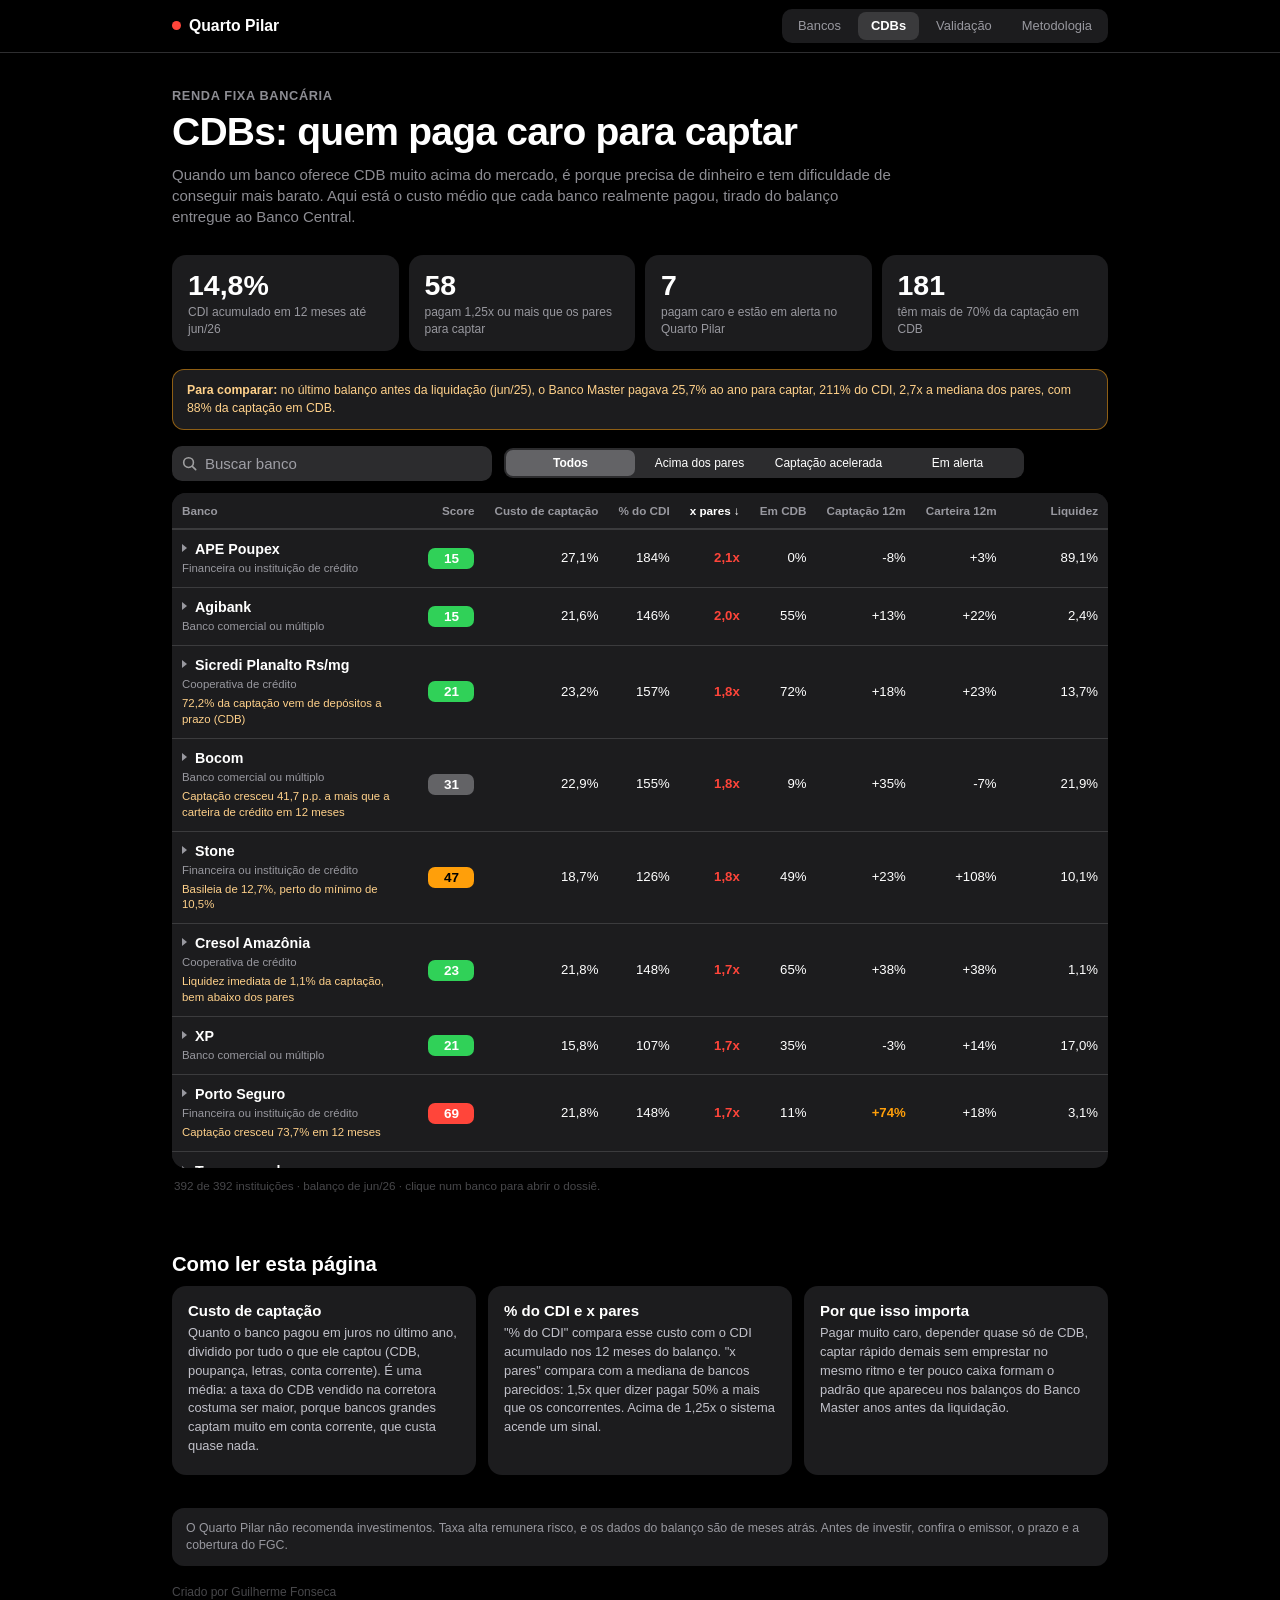
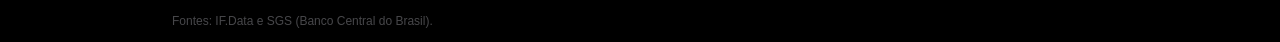
<file: docs/cdbs.html>
<!DOCTYPE html>
<html lang="pt-BR">
<head>
<meta charset="utf-8">
<meta name="viewport" content="width=device-width, initial-scale=1">
<title>CDBs · Quarto Pilar</title>
<meta name="description" content="Quanto cada banco paga para captar, comparado ao CDI e aos pares, com um dossiê de cada banco para quem compra CDB.">
<link rel="stylesheet" href="assets/app.css">
<link rel="stylesheet" href="assets/cdbs.css">
</head>
<body>
<header class="topo"><div class="wrap">
  <a class="marca" href="index.html"><span class="ponto" aria-hidden="true"></span><span class="nome-marca">Quarto Pilar</span></a>
  <nav><a href="index.html">Bancos</a><a class="ativo" aria-current="page" href="cdbs.html">CDBs</a><a href="validacao.html">Validação</a><a href="metodologia.html">Metodologia</a></nav>
</div></header>

<main class="wrap">
  <section class="manchete">
    <div class="sobre">Renda fixa bancária</div>
    <h1>CDBs: quem paga caro para captar</h1>
    <p>Quando um banco oferece CDB muito acima do mercado, é porque precisa de dinheiro e tem dificuldade de conseguir mais barato. Aqui está o custo médio que cada banco realmente pagou, tirado do balanço entregue ao Banco Central.</p>
  </section>

  <div class="kpis" id="kpis"></div>
  <div class="aviso forte" id="referencia" hidden></div>

  <section class="secao">
    <div class="cdb-controles">
      <label class="busca"><svg width="15" height="15" viewBox="0 0 16 16" aria-hidden="true"><circle cx="7" cy="7" r="5.2" fill="none" stroke="currentColor" stroke-width="1.7"/><path d="M11 11l3.6 3.6" stroke="currentColor" stroke-width="1.7" stroke-linecap="round"/></svg>
        <input id="busca" type="search" placeholder="Buscar banco" autocomplete="off" aria-label="Buscar banco"></label>
      <div class="segmentado" role="group" aria-label="Filtro">
        <button data-f="todos" aria-pressed="true">Todos</button>
        <button data-f="caro" aria-pressed="false">Acima dos pares</button>
        <button data-f="acelerada" aria-pressed="false">Captação acelerada</button>
        <button data-f="alerta" aria-pressed="false">Em alerta</button>
      </div>
    </div>
    <div class="tabela-cdb" id="tabela"></div>
    <p class="nota" id="nota"></p>
  </section>

  <section class="secao">
    <h2 class="titulo-secao">Como ler esta página</h2>
    <div class="cards-ler">
      <div class="grafico"><h3>Custo de captação</h3><p>Quanto o banco pagou em juros no último ano, dividido por tudo o que ele captou (CDB, poupança, letras, conta corrente). É uma média: a taxa do CDB vendido na corretora costuma ser maior, porque bancos grandes captam muito em conta corrente, que custa quase nada.</p></div>
      <div class="grafico"><h3>% do CDI e x pares</h3><p>"% do CDI" compara esse custo com o CDI acumulado nos 12 meses do balanço. "x pares" compara com a mediana de bancos parecidos: 1,5x quer dizer pagar 50% a mais que os concorrentes. Acima de 1,25x o sistema acende um sinal.</p></div>
      <div class="grafico"><h3>Por que isso importa</h3><p>Pagar muito caro, depender quase só de CDB, captar rápido demais sem emprestar no mesmo ritmo e ter pouco caixa formam o padrão que apareceu nos balanços do Banco Master anos antes da liquidação.</p></div>
    </div>
  </section>

  <p class="aviso">O Quarto Pilar não recomenda investimentos. Taxa alta remunera risco, e os dados do balanço são de meses atrás. Antes de investir, confira o emissor, o prazo e a cobertura do FGC.</p>
</main>
<footer class="wrap"><p class="assinatura">Criado por Guilherme Fonseca</p><p>Fontes: IF.Data e SGS (Banco Central do Brasil).</p></footer>

<script src="assets/comum.js"></script>
<script src="assets/cdbs.js"></script>
</body>
</html>
</file>
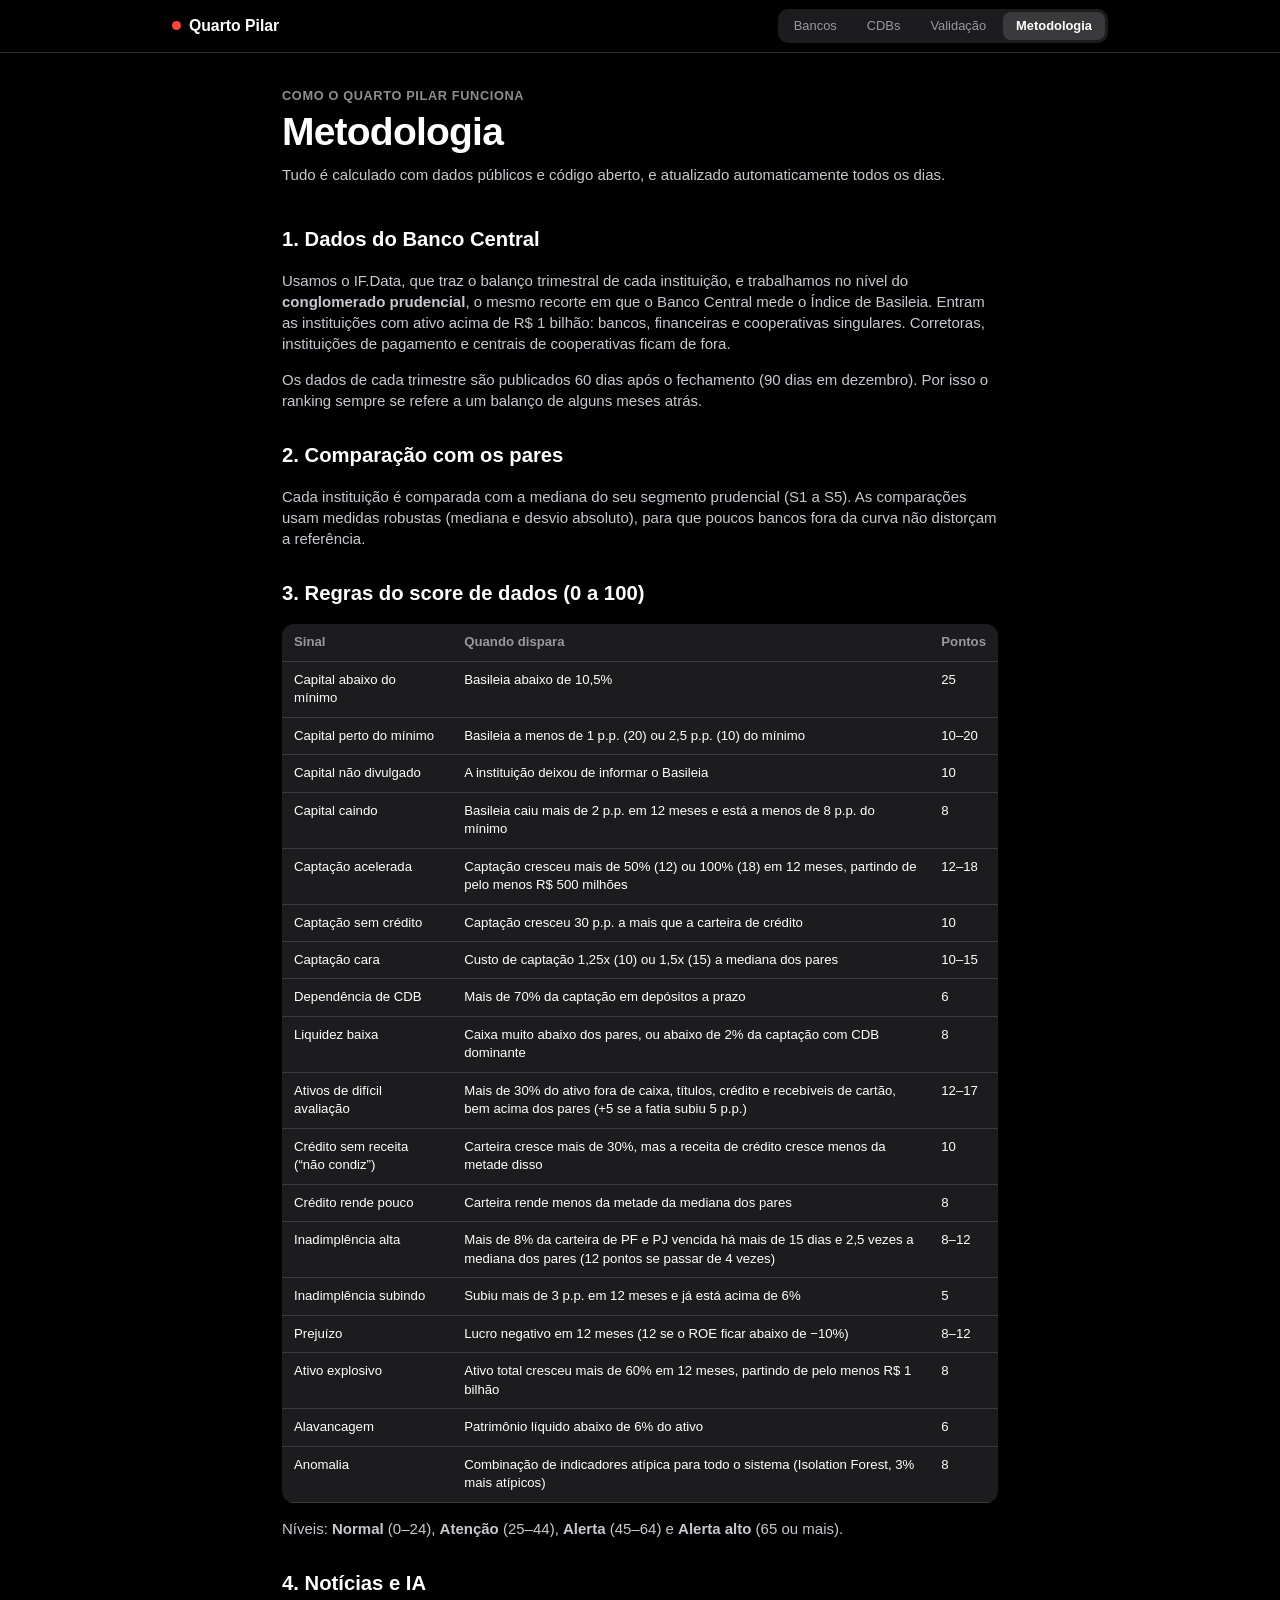
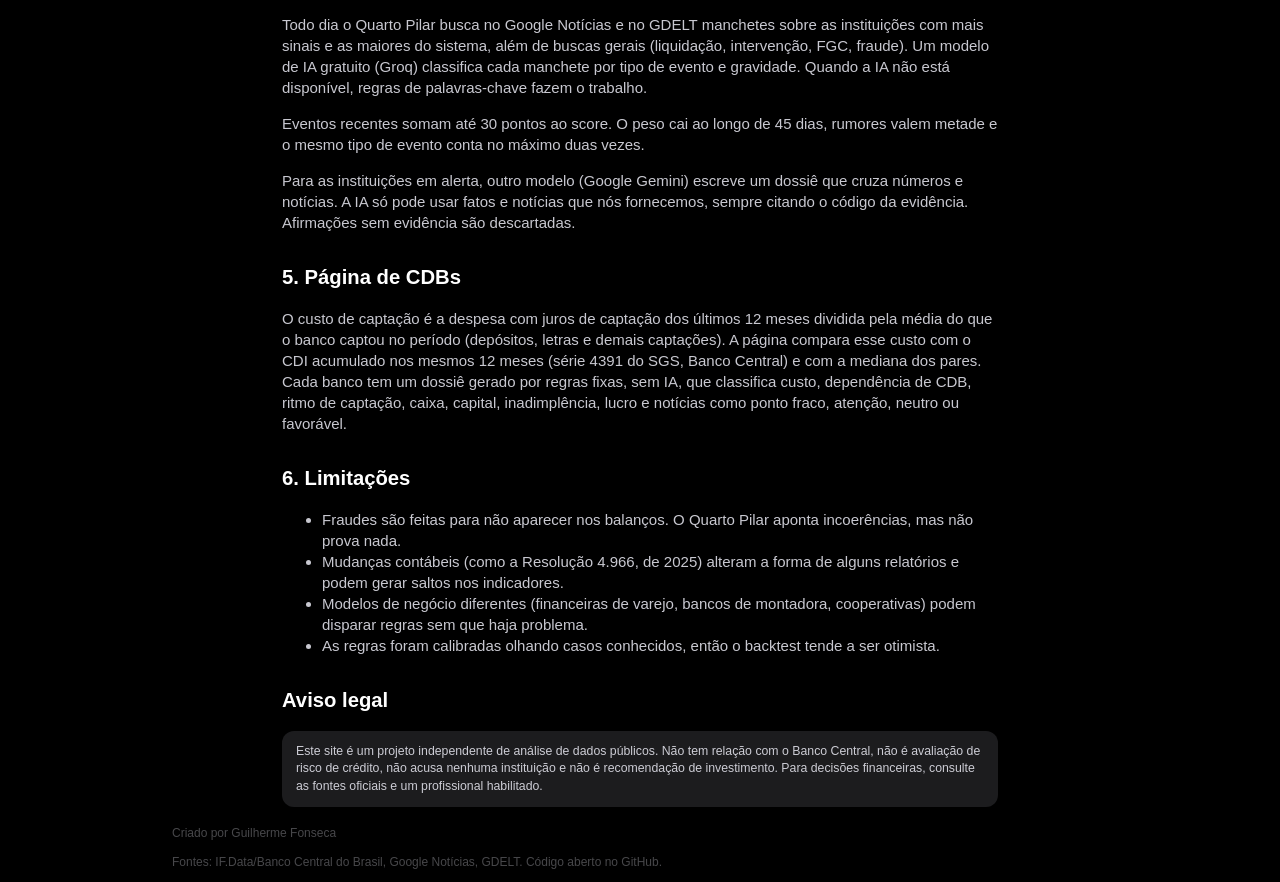
<file: docs/metodologia.html>
<!DOCTYPE html>
<html lang="pt-BR">
<head>
<meta charset="utf-8">
<meta name="viewport" content="width=device-width, initial-scale=1">
<title>Metodologia · Quarto Pilar</title>
<link rel="stylesheet" href="assets/app.css">
</head>
<body>
<header class="topo"><div class="wrap">
  <a class="marca" href="index.html"><span class="ponto" aria-hidden="true"></span><span class="nome-marca">Quarto Pilar</span></a>
  <nav><a href="index.html">Bancos</a><a href="cdbs.html">CDBs</a><a href="validacao.html">Validação</a><a class="ativo" aria-current="page" href="metodologia.html">Metodologia</a></nav>
</div></header>

<main class="wrap texto">
  <section class="manchete">
    <div class="sobre">Como o Quarto Pilar funciona</div>
    <h1>Metodologia</h1>
    <p>Tudo é calculado com dados públicos e código aberto, e atualizado automaticamente todos os dias.</p>
  </section>

  <h2>1. Dados do Banco Central</h2>
  <p>Usamos o IF.Data, que traz o balanço trimestral de cada instituição, e trabalhamos no nível do <b>conglomerado prudencial</b>, o mesmo recorte em que o Banco Central mede o Índice de Basileia. Entram as instituições com ativo acima de R$ 1 bilhão: bancos, financeiras e cooperativas singulares. Corretoras, instituições de pagamento e centrais de cooperativas ficam de fora.</p>
  <p>Os dados de cada trimestre são publicados 60 dias após o fechamento (90 dias em dezembro). Por isso o ranking sempre se refere a um balanço de alguns meses atrás.</p>

  <h2>2. Comparação com os pares</h2>
  <p>Cada instituição é comparada com a mediana do seu segmento prudencial (S1 a S5). As comparações usam medidas robustas (mediana e desvio absoluto), para que poucos bancos fora da curva não distorçam a referência.</p>

  <h2>3. Regras do score de dados (0 a 100)</h2>
  <table>
    <tr><th>Sinal</th><th>Quando dispara</th><th>Pontos</th></tr>
    <tr><td>Capital abaixo do mínimo</td><td>Basileia abaixo de 10,5%</td><td>25</td></tr>
    <tr><td>Capital perto do mínimo</td><td>Basileia a menos de 1 p.p. (20) ou 2,5 p.p. (10) do mínimo</td><td>10–20</td></tr>
    <tr><td>Capital não divulgado</td><td>A instituição deixou de informar o Basileia</td><td>10</td></tr>
    <tr><td>Capital caindo</td><td>Basileia caiu mais de 2 p.p. em 12 meses e está a menos de 8 p.p. do mínimo</td><td>8</td></tr>
    <tr><td>Captação acelerada</td><td>Captação cresceu mais de 50% (12) ou 100% (18) em 12 meses, partindo de pelo menos R$ 500 milhões</td><td>12–18</td></tr>
    <tr><td>Captação sem crédito</td><td>Captação cresceu 30 p.p. a mais que a carteira de crédito</td><td>10</td></tr>
    <tr><td>Captação cara</td><td>Custo de captação 1,25x (10) ou 1,5x (15) a mediana dos pares</td><td>10–15</td></tr>
    <tr><td>Dependência de CDB</td><td>Mais de 70% da captação em depósitos a prazo</td><td>6</td></tr>
    <tr><td>Liquidez baixa</td><td>Caixa muito abaixo dos pares, ou abaixo de 2% da captação com CDB dominante</td><td>8</td></tr>
    <tr><td>Ativos de difícil avaliação</td><td>Mais de 30% do ativo fora de caixa, títulos, crédito e recebíveis de cartão, bem acima dos pares (+5 se a fatia subiu 5 p.p.)</td><td>12–17</td></tr>
    <tr><td>Crédito sem receita (“não condiz”)</td><td>Carteira cresce mais de 30%, mas a receita de crédito cresce menos da metade disso</td><td>10</td></tr>
    <tr><td>Crédito rende pouco</td><td>Carteira rende menos da metade da mediana dos pares</td><td>8</td></tr>
    <tr><td>Inadimplência alta</td><td>Mais de 8% da carteira de PF e PJ vencida há mais de 15 dias e 2,5 vezes a mediana dos pares (12 pontos se passar de 4 vezes)</td><td>8–12</td></tr>
    <tr><td>Inadimplência subindo</td><td>Subiu mais de 3 p.p. em 12 meses e já está acima de 6%</td><td>5</td></tr>
    <tr><td>Prejuízo</td><td>Lucro negativo em 12 meses (12 se o ROE ficar abaixo de −10%)</td><td>8–12</td></tr>
    <tr><td>Ativo explosivo</td><td>Ativo total cresceu mais de 60% em 12 meses, partindo de pelo menos R$ 1 bilhão</td><td>8</td></tr>
    <tr><td>Alavancagem</td><td>Patrimônio líquido abaixo de 6% do ativo</td><td>6</td></tr>
    <tr><td>Anomalia</td><td>Combinação de indicadores atípica para todo o sistema (Isolation Forest, 3% mais atípicos)</td><td>8</td></tr>
  </table>
  <p>Níveis: <b>Normal</b> (0–24), <b>Atenção</b> (25–44), <b>Alerta</b> (45–64) e <b>Alerta alto</b> (65 ou mais).</p>

  <h2>4. Notícias e IA</h2>
  <p>Todo dia o Quarto Pilar busca no Google Notícias e no GDELT manchetes sobre as instituições com mais sinais e as maiores do sistema, além de buscas gerais (liquidação, intervenção, FGC, fraude). Um modelo de IA gratuito (Groq) classifica cada manchete por tipo de evento e gravidade. Quando a IA não está disponível, regras de palavras-chave fazem o trabalho.</p>
  <p>Eventos recentes somam até 30 pontos ao score. O peso cai ao longo de 45 dias, rumores valem metade e o mesmo tipo de evento conta no máximo duas vezes.</p>
  <p>Para as instituições em alerta, outro modelo (Google Gemini) escreve um dossiê que cruza números e notícias. A IA só pode usar fatos e notícias que nós fornecemos, sempre citando o código da evidência. Afirmações sem evidência são descartadas.</p>

  <h2>5. Página de CDBs</h2>
  <p>O custo de captação é a despesa com juros de captação dos últimos 12 meses dividida pela média do que o banco captou no período (depósitos, letras e demais captações). A página compara esse custo com o CDI acumulado nos mesmos 12 meses (série 4391 do SGS, Banco Central) e com a mediana dos pares. Cada banco tem um dossiê gerado por regras fixas, sem IA, que classifica custo, dependência de CDB, ritmo de captação, caixa, capital, inadimplência, lucro e notícias como ponto fraco, atenção, neutro ou favorável.</p>

  <h2>6. Limitações</h2>
  <ul>
    <li>Fraudes são feitas para não aparecer nos balanços. O Quarto Pilar aponta incoerências, mas não prova nada.</li>
    <li>Mudanças contábeis (como a Resolução 4.966, de 2025) alteram a forma de alguns relatórios e podem gerar saltos nos indicadores.</li>
    <li>Modelos de negócio diferentes (financeiras de varejo, bancos de montadora, cooperativas) podem disparar regras sem que haja problema.</li>
    <li>As regras foram calibradas olhando casos conhecidos, então o backtest tende a ser otimista.</li>
  </ul>

  <h2>Aviso legal</h2>
  <p class="aviso">Este site é um projeto independente de análise de dados públicos. Não tem relação com o Banco Central, não é avaliação de risco de crédito, não acusa nenhuma instituição e não é recomendação de investimento. Para decisões financeiras, consulte as fontes oficiais e um profissional habilitado.</p>
</main>

<footer class="wrap"><p class="assinatura">Criado por Guilherme Fonseca</p><p>Fontes: IF.Data/Banco Central do Brasil, Google Notícias, GDELT. Código aberto no GitHub.</p></footer>
</body>
</html>
</file>
<file: docs/assets/app.css>
/* Visual inspirado no app Bolsa (Apple): escuro, fonte do sistema, pílulas coloridas */
:root {
  --fundo: #000;
  --painel: #1c1c1e;
  --painel-2: #2c2c2e;
  --sep: rgba(84, 84, 88, .55);
  --txt: #fff;
  --txt-2: rgba(235, 235, 245, .6);
  --txt-3: rgba(235, 235, 245, .3);
  --verde: #30d158;
  --amarelo: #ffd60a;
  --laranja: #ff9f0a;
  --vermelho: #ff453a;
  --azul: #0a84ff;
  --sys: -apple-system, BlinkMacSystemFont, "SF Pro Text", "SF Pro Display", "Helvetica Neue", "Segoe UI", Roboto, sans-serif;
  --num: -apple-system, BlinkMacSystemFont, "SF Pro Display", "Helvetica Neue", sans-serif;
}
* { box-sizing: border-box; -webkit-tap-highlight-color: transparent; }
html, body { margin: 0; background: var(--fundo); color: var(--txt); font-family: var(--sys); font-size: 15px; line-height: 1.4; -webkit-font-smoothing: antialiased; }
a { color: var(--azul); text-decoration: none; }
button { font-family: inherit; }
.tab { font-variant-numeric: tabular-nums; }

/* ---------- layout de duas colunas (app) ---------- */
.app { display: grid; grid-template-columns: 380px 1fr; height: 100vh; height: 100dvh; }
.lateral { border-right: 1px solid var(--sep); display: flex; flex-direction: column; min-height: 0; background: var(--fundo); }
.detalhe { overflow-y: auto; min-height: 0; }
@media (max-width: 860px) {
  .app { grid-template-columns: 1fr; }
  .app.aberto .lateral { display: none; }
  .app:not(.aberto) .detalhe { display: none; }
}

.cab { padding: 22px 18px 8px; }
.cab .marca { font-size: 2.1rem; font-weight: 700; letter-spacing: -.02em; line-height: 1.1; display: flex; align-items: center; gap: 10px; }
.cab .marca .ponto { width: 11px; height: 11px; border-radius: 50%; background: var(--vermelho); box-shadow: 0 0 0 0 rgba(255,69,58,.6); animation: pulso 2.4s infinite; }
@keyframes pulso { 70% { box-shadow: 0 0 0 9px rgba(255,69,58,0); } 100% { box-shadow: 0 0 0 0 rgba(255,69,58,0); } }
@media (prefers-reduced-motion: reduce) { .cab .marca .ponto { animation: none; } }
.cab .data { color: var(--txt-2); font-size: 1.05rem; font-weight: 600; margin-top: 2px; }
.cab .links { display: flex; gap: 14px; margin-top: 8px; font-size: .9rem; }

.busca { margin: 8px 18px 10px; display: flex; align-items: center; gap: 8px; background: var(--painel-2); border-radius: 10px; padding: 0 10px; }
.busca svg { flex: none; opacity: .55; }
.busca input { flex: 1; background: none; border: 0; outline: 0; color: var(--txt); font: 1rem var(--sys); padding: 9px 0; }
.busca input::placeholder { color: var(--txt-2); }

.segmentado { display: flex; background: var(--painel-2); border-radius: 9px; padding: 2px; margin: 0 18px 8px; }
.segmentado button { flex: 1; border: 0; background: none; color: var(--txt); font-size: .8rem; font-weight: 500; padding: 6px 4px; border-radius: 7px; cursor: pointer; white-space: nowrap; }
.segmentado button[aria-pressed="true"] { background: #636366; font-weight: 600; }

.lista { overflow-y: auto; flex: 1; min-height: 0; padding: 0 0 20px; }
.item { display: grid; grid-template-columns: 1fr 70px 76px; gap: 10px; align-items: center; padding: 11px 18px; cursor: pointer; position: relative; }
.item::after { content: ""; position: absolute; left: 18px; right: 0; bottom: 0; border-bottom: 1px solid var(--sep); }
.item:hover { background: #111; }
.item.sel { background: var(--painel); }
.item .n1 { font-weight: 700; font-size: 1.02rem; white-space: nowrap; overflow: hidden; text-overflow: ellipsis; }
.item .n2 { color: var(--txt-2); font-size: .82rem; white-space: nowrap; overflow: hidden; text-overflow: ellipsis; }
.item svg { width: 70px; height: 30px; display: block; }
.pilula { justify-self: end; min-width: 68px; text-align: right; padding: 5px 8px; border-radius: 7px; font: 600 1rem var(--num); font-variant-numeric: tabular-nums; color: #fff; }
.pilula small { display: block; font-size: .66rem; font-weight: 500; opacity: .85; margin-top: -1px; }
.c-normal { background: var(--verde); } .c-atencao { background: #636366; color: #fff; } .c-alerta { background: var(--laranja); color: #000; } .c-alto { background: var(--vermelho); }
.c-liq { background: #3a3a3c; color: rgba(235,235,245,.7); }
.rodape-lista { color: var(--txt-3); font-size: .75rem; padding: 12px 18px; }

/* ---------- detalhe ---------- */
.det { max-width: 920px; margin: 0 auto; padding: 22px 26px 50px; }
.voltar { display: none; color: var(--azul); font-size: 1.05rem; border: 0; background: none; padding: 0 0 12px; cursor: pointer; }
@media (max-width: 860px) { .voltar { display: inline-block; } .det { padding: 14px 18px 40px; } }
.det h1 { font-size: 2rem; font-weight: 700; letter-spacing: -.02em; margin: 0; line-height: 1.15; }
.det .sub { color: var(--txt-2); font-size: .9rem; margin-top: 2px; }
.preco { display: flex; align-items: baseline; gap: 10px; margin: 14px 0 2px; flex-wrap: wrap; }
.preco .v { font: 600 2.6rem var(--num); letter-spacing: -.02em; font-variant-numeric: tabular-nums; }
.preco .v small { font-size: 1.1rem; color: var(--txt-2); font-weight: 500; }
.preco .var { font: 600 1.05rem var(--num); }
.verde { color: var(--verde); } .vermelho { color: var(--vermelho); } .cinza { color: var(--txt-2); }
.etq { display: inline-block; font-size: .75rem; font-weight: 600; padding: 3px 8px; border-radius: 6px; }

.metricas { display: flex; gap: 2px; overflow-x: auto; margin: 16px 0 6px; scrollbar-width: none; }
.metricas::-webkit-scrollbar { display: none; }
.metricas button { border: 0; background: none; color: var(--txt-2); font-size: .85rem; font-weight: 600; padding: 6px 11px; border-radius: 8px; cursor: pointer; white-space: nowrap; }
.metricas button[aria-pressed="true"] { background: var(--painel-2); color: var(--txt); }
.grafico-principal { position: relative; height: 300px; margin: 6px 0 4px; }
.legenda { color: var(--txt-2); font-size: .78rem; display: flex; gap: 16px; flex-wrap: wrap; }
.legenda i { display: inline-block; width: 14px; height: 0; border-top: 2px solid; vertical-align: middle; margin-right: 6px; }

.stats { display: grid; grid-template-columns: repeat(3, 1fr); border-top: 1px solid var(--sep); margin-top: 18px; }
.stats div { display: flex; justify-content: space-between; gap: 8px; padding: 9px 14px 9px 0; border-bottom: 1px solid var(--sep); font-size: .88rem; }
.stats div + div { padding-left: 0; }
.stats span { color: var(--txt-2); }
.stats b { font-weight: 600; font-variant-numeric: tabular-nums; }
@media (max-width: 600px) { .stats { grid-template-columns: repeat(2, 1fr); } }

.bloco { margin-top: 30px; }
.bloco h2 { font-size: 1.35rem; font-weight: 700; margin: 0 0 10px; letter-spacing: -.01em; }
.bloco .desc { color: var(--txt-2); font-size: .85rem; margin: -6px 0 12px; }
.cartao { background: var(--painel); border-radius: 14px; padding: 4px 16px; }
.linha-sinal { display: grid; grid-template-columns: 1fr auto; gap: 12px; padding: 12px 0; border-bottom: 1px solid var(--sep); font-size: .95rem; }
.linha-sinal:last-child { border-bottom: 0; }
.linha-sinal b { font-variant-numeric: tabular-nums; color: var(--vermelho); font-weight: 600; }
.vazio { color: var(--txt-2); padding: 12px 0; }

.dossie { background: var(--painel); border-radius: 14px; padding: 18px; }
.dossie .resumo { font-size: 1.08rem; line-height: 1.45; margin: 0 0 6px; }
.dossie h3 { color: var(--txt-2); font-size: .72rem; font-weight: 600; letter-spacing: .06em; text-transform: uppercase; margin: 18px 0 6px; }
.dossie ul { margin: 0; padding-left: 18px; }
.dossie li { margin: 6px 0; }
.ev { border: 0; background: var(--painel-2); color: var(--txt-2); font: 600 .7rem var(--sys); padding: 2px 6px; border-radius: 5px; margin-left: 3px; cursor: help; }
.ev:hover, .ev:focus { background: var(--azul); color: #fff; }
.dossie .nota { color: var(--txt-3); font-size: .75rem; margin-top: 14px; }

.noticia { display: block; padding: 13px 0; border-bottom: 1px solid var(--sep); color: var(--txt); }
.noticia:last-child { border-bottom: 0; }
.noticia .fonte { font-size: .78rem; font-weight: 700; color: var(--txt); }
.noticia .tit { font-size: 1rem; font-weight: 600; margin: 3px 0; line-height: 1.3; }
.noticia .meta { color: var(--txt-2); font-size: .78rem; }
.noticia .ponto { display: inline-block; width: 7px; height: 7px; border-radius: 50%; margin-right: 6px; vertical-align: 1px; }
.noticia:hover .tit { text-decoration: underline; }

.aviso { background: var(--painel); border-radius: 12px; padding: 12px 14px; color: var(--txt-2); font-size: .82rem; }
.aviso.forte { border: 1px solid rgba(255,159,10,.5); color: #ffd18a; margin-top: 12px; }
.assinatura { color: var(--txt-3); font-size: .8rem; margin-top: 18px; }
.boas-vindas { display: grid; place-items: center; height: 100%; color: var(--txt-2); text-align: center; padding: 30px; }

/* ---------- páginas de texto (validação, metodologia) ---------- */
.topo { position: sticky; top: 0; z-index: 5; background: rgba(0,0,0,.82); backdrop-filter: saturate(180%) blur(20px); -webkit-backdrop-filter: saturate(180%) blur(20px); border-bottom: 1px solid var(--sep); }
.topo .wrap { display: flex; align-items: center; height: 52px; gap: 18px; }
.topo .marca { color: var(--txt); font-weight: 700; font-size: 1.05rem; display: flex; align-items: center; gap: 8px; }
.topo .marca .ponto { width: 9px; height: 9px; border-radius: 50%; background: var(--vermelho); }
.topo nav { margin-left: auto; display: flex; gap: 18px; font-size: .9rem; }
.topo nav a { color: var(--txt-2); }
.topo nav a.ativo { color: var(--txt); font-weight: 600; }
.wrap { max-width: 980px; margin: 0 auto; padding: 0 22px; }
.manchete { padding: 34px 0 10px; }
.manchete .sobre { color: var(--txt-2); font-size: .85rem; font-weight: 600; text-transform: uppercase; letter-spacing: .05em; }
.manchete h1 { font-size: clamp(1.9rem, 4vw, 2.6rem); font-weight: 700; letter-spacing: -.02em; margin: 6px 0 10px; line-height: 1.1; }
.manchete p { color: var(--txt-2); max-width: 720px; margin: 0; }
.kpis { display: grid; grid-template-columns: repeat(4, 1fr); gap: 10px; margin: 18px 0; }
.kpi { background: var(--painel); border-radius: 14px; padding: 14px 16px; }
.kpi .v { font: 600 1.9rem var(--num); font-variant-numeric: tabular-nums; }
.kpi .r { color: var(--txt-2); font-size: .8rem; margin-top: 2px; }
@media (max-width: 720px) { .kpis { grid-template-columns: repeat(2, 1fr); } }
.secao { padding: 10px 0 20px; }
.graficos { display: grid; grid-template-columns: 1fr 1fr; gap: 12px; }
@media (max-width: 760px) { .graficos { grid-template-columns: 1fr; } }
.grafico { background: var(--painel); border-radius: 14px; padding: 14px 16px 12px; }
.grafico h3 { margin: 0; font-size: 1rem; }
.grafico p { color: var(--txt-2); font-size: .8rem; margin: 3px 0 8px; }
.grafico .area { position: relative; height: 200px; }
.texto { max-width: 760px; }
.texto h2 { font-size: 1.35rem; margin-top: 30px; }
.texto p, .texto li { color: rgba(235,235,245,.85); }
.texto table { width: 100%; border-collapse: collapse; background: var(--painel); border-radius: 12px; overflow: hidden; font-size: .88rem; }
.texto th, .texto td { text-align: left; padding: 9px 12px; border-bottom: 1px solid var(--sep); vertical-align: top; }
.texto th { color: var(--txt-2); font-weight: 600; }
footer { padding: 24px 0 40px; color: var(--txt-3); font-size: .8rem; }
.dossie ul.fontes { list-style: none; padding-left: 0; }
.dossie ul.fontes li { margin: 8px 0; color: rgba(235,235,245,.85); }
.dossie ul.fontes .ev { cursor: default; margin: 0 6px 0 0; }

/* barras de rolagem escuras, finas e discretas (estilo macOS) */
:root { color-scheme: dark; }
.lista, .detalhe, html { scrollbar-width: thin; scrollbar-color: #48484a transparent; }
.lista::-webkit-scrollbar, .detalhe::-webkit-scrollbar, html::-webkit-scrollbar { width: 10px; }
.lista::-webkit-scrollbar-track, .detalhe::-webkit-scrollbar-track, html::-webkit-scrollbar-track { background: transparent; }
.lista::-webkit-scrollbar-thumb, .detalhe::-webkit-scrollbar-thumb, html::-webkit-scrollbar-thumb {
  background: #48484a; border-radius: 10px; border: 3px solid #000; background-clip: padding-box;
}
.lista::-webkit-scrollbar-thumb:hover, .detalhe::-webkit-scrollbar-thumb:hover { background: #636366; background-clip: padding-box; }
.legenda-score { margin: 0 18px 8px; color: var(--txt-2); font-size: .76rem; line-height: 1.35; }
.legenda-score b { color: var(--txt); font-weight: 600; }
.relacao { padding: 13px 0; border-bottom: 1px solid var(--sep); }
.relacao:last-child { border-bottom: 0; }
.rel-topo { display: flex; align-items: center; gap: 8px; font-weight: 700; font-size: .98rem; }
.rel-topo a { color: var(--azul); }
.rel-tag { font-size: .66rem; font-weight: 600; text-transform: uppercase; letter-spacing: .04em; color: var(--txt-2); background: var(--painel-2); border-radius: 5px; padding: 2px 6px; }
.rel-desc { margin: 4px 0 3px; font-size: .92rem; }
.relacao .meta { color: var(--txt-2); font-size: .78rem; }
.relacao .meta a { color: var(--txt-2); text-decoration: underline; }
.det { position: relative; }
.stats span { display: inline-flex; align-items: center; }
.info { width: 16px; height: 16px; margin-left: 6px; border-radius: 50%; border: 1px solid rgba(235,235,245,.35); background: none; color: var(--txt-2); font: 600 .62rem/1 var(--sys); font-style: italic; cursor: pointer; padding: 0; display: inline-grid; place-items: center; }
.info:hover, .info:focus-visible { border-color: var(--azul); color: var(--azul); outline: none; }
.popover { position: absolute; z-index: 20; width: 290px; max-width: calc(100% - 16px); background: #2c2c2e; border: 1px solid rgba(84,84,88,.6); border-radius: 12px; padding: 12px 14px; font-size: .85rem; line-height: 1.45; box-shadow: 0 10px 30px rgba(0,0,0,.55); }
.popover[hidden] { display: none; }
.popover b { display: block; margin-bottom: 4px; }
.popover p { margin: 0; color: rgba(235,235,245,.85); }
@media (max-width: 600px) {
  .topo .wrap { gap: 10px; padding: 0 14px; }
  .topo .marca { font-size: .95rem; white-space: nowrap; }
  .topo nav { gap: 12px; font-size: .8rem; overflow-x: auto; scrollbar-width: none; }
  .topo nav::-webkit-scrollbar { display: none; }
}

/* ---------- barra de navegação (todas as páginas) ---------- */
.topo nav { gap: 4px; background: var(--painel); border-radius: 10px; padding: 3px; }
.topo nav a { color: var(--txt-2); font-size: .86rem; font-weight: 500; padding: 5px 13px; border-radius: 8px; white-space: nowrap; transition: background .15s, color .15s; }
.topo nav a:hover { color: var(--txt); }
.topo nav a.ativo { background: #3a3a3c; color: var(--txt); font-weight: 600; }
.wrap-larga { max-width: none; padding: 0 18px; }
body.com-app { height: 100vh; height: 100dvh; display: flex; flex-direction: column; overflow: hidden; }
body.com-app .app { flex: 1; min-height: 0; height: auto; }
.cab .titulo { font-size: 2.1rem; font-weight: 700; letter-spacing: -.02em; line-height: 1.1; margin: 0; }
@media (max-width: 600px) {
  .topo nav { gap: 2px; padding: 2px; }
  .topo nav a { font-size: .76rem; padding: 5px 8px; }
  .topo .marca { display: none; }
  .topo nav { margin-left: 0; flex: 1; }
  .topo nav a { flex: 1; text-align: center; }
  .cab { padding-top: 14px; }
}
</file>
<file: docs/assets/cdbs.css>
/* Página de CDBs */
.cdb-controles { display: flex; gap: 12px; align-items: center; flex-wrap: wrap; margin: 6px 0 12px; }
.cdb-controles .busca { margin: 0; flex: 1 1 220px; max-width: 320px; }
.cdb-controles .segmentado { margin: 0; flex: 0 1 520px; }
.cdb-controles .segmentado button { padding: 6px 10px; }

.tabela-cdb { background: var(--painel); border-radius: 14px; overflow: auto; max-height: 75vh; scrollbar-width: thin; scrollbar-color: #48484a transparent; }
.tabela-cdb table { width: 100%; border-collapse: collapse; font-size: .88rem; min-width: 860px; }
.tabela-cdb th, .tabela-cdb td { padding: 10px 10px; border-bottom: 1px solid var(--sep); text-align: right; white-space: nowrap; font-variant-numeric: tabular-nums; }
.tabela-cdb th:first-child, .tabela-cdb td:first-child { text-align: left; white-space: normal; min-width: 215px; max-width: 300px; }
.tabela-cdb thead th { color: var(--txt-2); font-weight: 600; font-size: .78rem; position: sticky; top: 0; z-index: 1; background: var(--painel); box-shadow: inset 0 -1px 0 var(--sep); }
.tabela-cdb thead button { background: none; border: 0; color: inherit; font: inherit; cursor: pointer; padding: 0; text-align: inherit; }
.tabela-cdb thead button:hover, .tabela-cdb thead button.ord { color: var(--txt); }
.tabela-cdb thead button.ord::after { content: " ↓"; }
.tabela-cdb thead button.ord.asc::after { content: " ↑"; }
.tabela-cdb tbody tr { cursor: pointer; }
.tabela-cdb tbody tr:hover { background: #242426; }
.tabela-cdb tbody tr:last-child td { border-bottom: 0; }
.tabela-cdb .nome { font-weight: 700; font-size: .95rem; }
.tabela-cdb .tipo { color: var(--txt-2); font-size: .76rem; margin-top: 1px; }
.tabela-cdb .sinal { color: #ffd18a; font-size: .76rem; margin-top: 3px; }
.tabela-cdb .pilula { display: inline-block; min-width: 46px; font-size: .9rem; padding: 3px 8px; text-align: center; }
.v-alto { color: var(--vermelho); font-weight: 600; }
.v-medio { color: var(--laranja); font-weight: 600; }
.vazio { padding: 26px; text-align: center; color: var(--txt-2); }
.nota { color: var(--txt-3); font-size: .78rem; margin: 10px 2px 0; }
.nota-sub { color: var(--txt-2); max-width: 760px; margin: 0 0 14px; }
.titulo-secao { font-size: 1.35rem; margin: 26px 0 8px; }

.cards-ler { display: grid; grid-template-columns: repeat(3, 1fr); gap: 12px; }
.cards-ler p { font-size: .86rem; line-height: 1.45; color: rgba(235,235,245,.8); }
@media (max-width: 820px) { .cards-ler { grid-template-columns: 1fr; } }

/* nome do banco fixo ao rolar a tabela para o lado */
.tabela-cdb td:first-child, .tabela-cdb th:first-child { position: sticky; left: 0; background: var(--painel); z-index: 1; }
.tabela-cdb thead th:first-child { z-index: 2; }
.tabela-cdb tbody tr:hover td:first-child { background: #242426; }
@media (max-width: 600px) {
  .cdb-controles .segmentado { flex: 1 1 100%; overflow-x: auto; scrollbar-width: none; }
  .cdb-controles .segmentado::-webkit-scrollbar { display: none; }
  .cdb-controles .segmentado button { flex: none; }
  .cdb-controles .busca { max-width: none; }
  .tabela-cdb th:first-child, .tabela-cdb td:first-child { min-width: 165px; max-width: 190px; box-shadow: 1px 0 0 var(--sep); }
  .tabela-cdb .sinal { display: none; }
}

/* dossiê expansível */
.tabela-cdb .seta { display: inline-block; width: 0; height: 0; border-left: 5px solid var(--txt-2); border-top: 4px solid transparent; border-bottom: 4px solid transparent; margin-right: 8px; vertical-align: 2px; transition: transform .15s; }
.tabela-cdb tr.aberta .seta { transform: rotate(90deg); border-left-color: var(--txt); }
.tabela-cdb tr.aberta td { background: #242426; border-bottom-color: transparent; }
.tabela-cdb tr.dossie-cdb { cursor: default; }
.tabela-cdb tr.dossie-cdb:hover { background: none; }
.tabela-cdb tr.dossie-cdb > td { text-align: left; white-space: normal; padding: 0; position: static; background: #242426; max-width: none; }
.dossie-box { padding: 4px 18px 18px 30px; position: sticky; left: 0; max-width: min(900px, 100vw - 60px); }
.dossie-cab { display: flex; flex-direction: column; gap: 2px; margin-bottom: 10px; }
.rotulo { display: block; color: var(--txt-2); font-size: .7rem; font-weight: 600; text-transform: uppercase; letter-spacing: .05em; margin-bottom: 3px; }
.dossie-cab .resumo { font-weight: 600; font-size: .95rem; }
.dossie-ia { background: var(--painel); border-radius: 10px; padding: 10px 12px; margin: 0 0 12px; font-size: .86rem; color: rgba(235,235,245,.85); line-height: 1.45; }
.dossie-itens { list-style: none; padding: 0; margin: 0; display: grid; grid-template-columns: 1fr 1fr; gap: 8px; }
@media (max-width: 760px) { .dossie-itens { grid-template-columns: 1fr; } .dossie-box { padding: 4px 14px 16px; } }
.dossie-itens li { background: var(--painel); border-radius: 10px; padding: 10px 12px; }
.dossie-itens .it-topo { display: flex; align-items: center; gap: 8px; font-size: .88rem; }
.dossie-itens .bolinha { width: 8px; height: 8px; border-radius: 50%; flex: none; }
.dossie-itens .tom { margin-left: auto; font-size: .68rem; font-weight: 600; text-transform: uppercase; letter-spacing: .04em; }
.dossie-itens p { margin: 5px 0 0; font-size: .83rem; line-height: 1.45; color: rgba(235,235,245,.8); }
.tom-ruim .bolinha { background: var(--vermelho); } .tom-ruim .tom { color: var(--vermelho); }
.tom-atencao .bolinha { background: var(--laranja); } .tom-atencao .tom { color: var(--laranja); }
.tom-neutro .bolinha { background: #8e8e93; } .tom-neutro .tom { color: var(--txt-2); }
.tom-bom .bolinha { background: var(--verde); } .tom-bom .tom { color: var(--verde); }
.dossie-pe { display: flex; gap: 14px; align-items: baseline; flex-wrap: wrap; margin-top: 12px; font-size: .82rem; }
.dossie-pe span { color: var(--txt-3); font-size: .75rem; }
</file>
